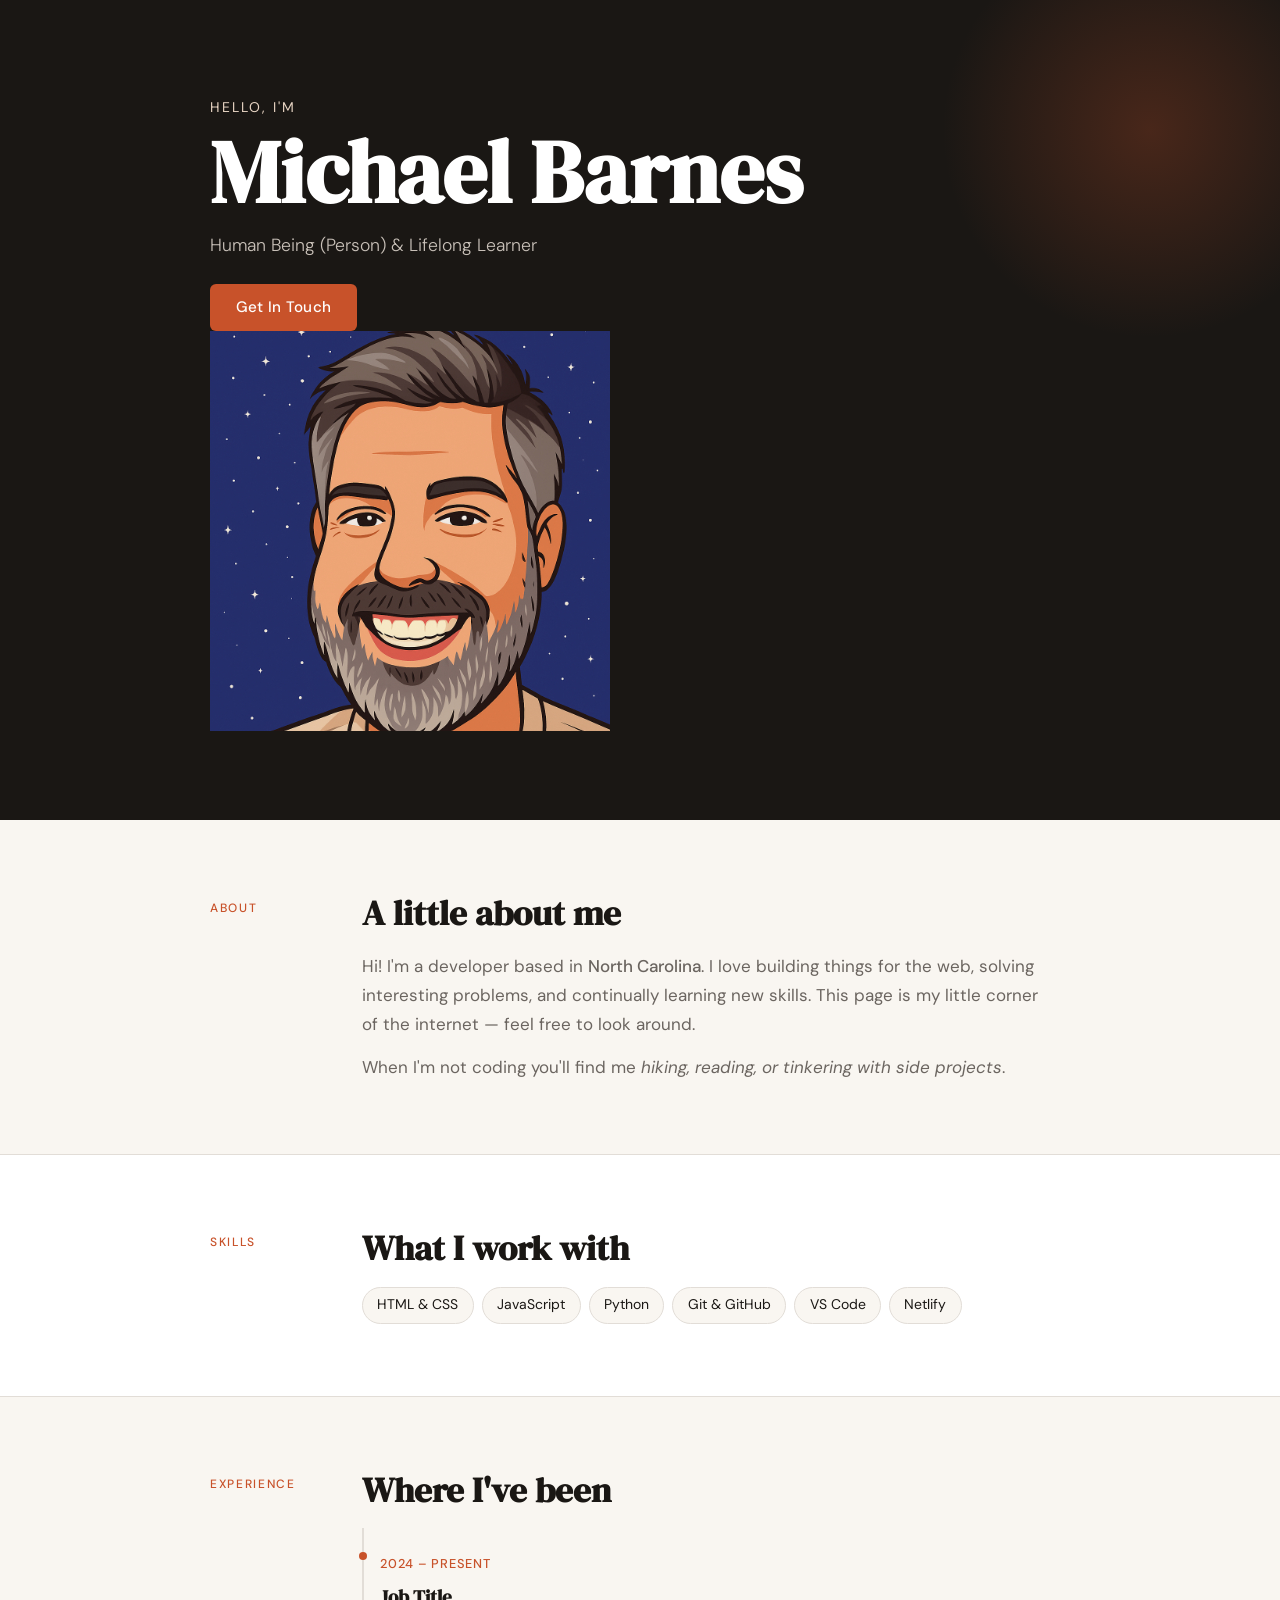
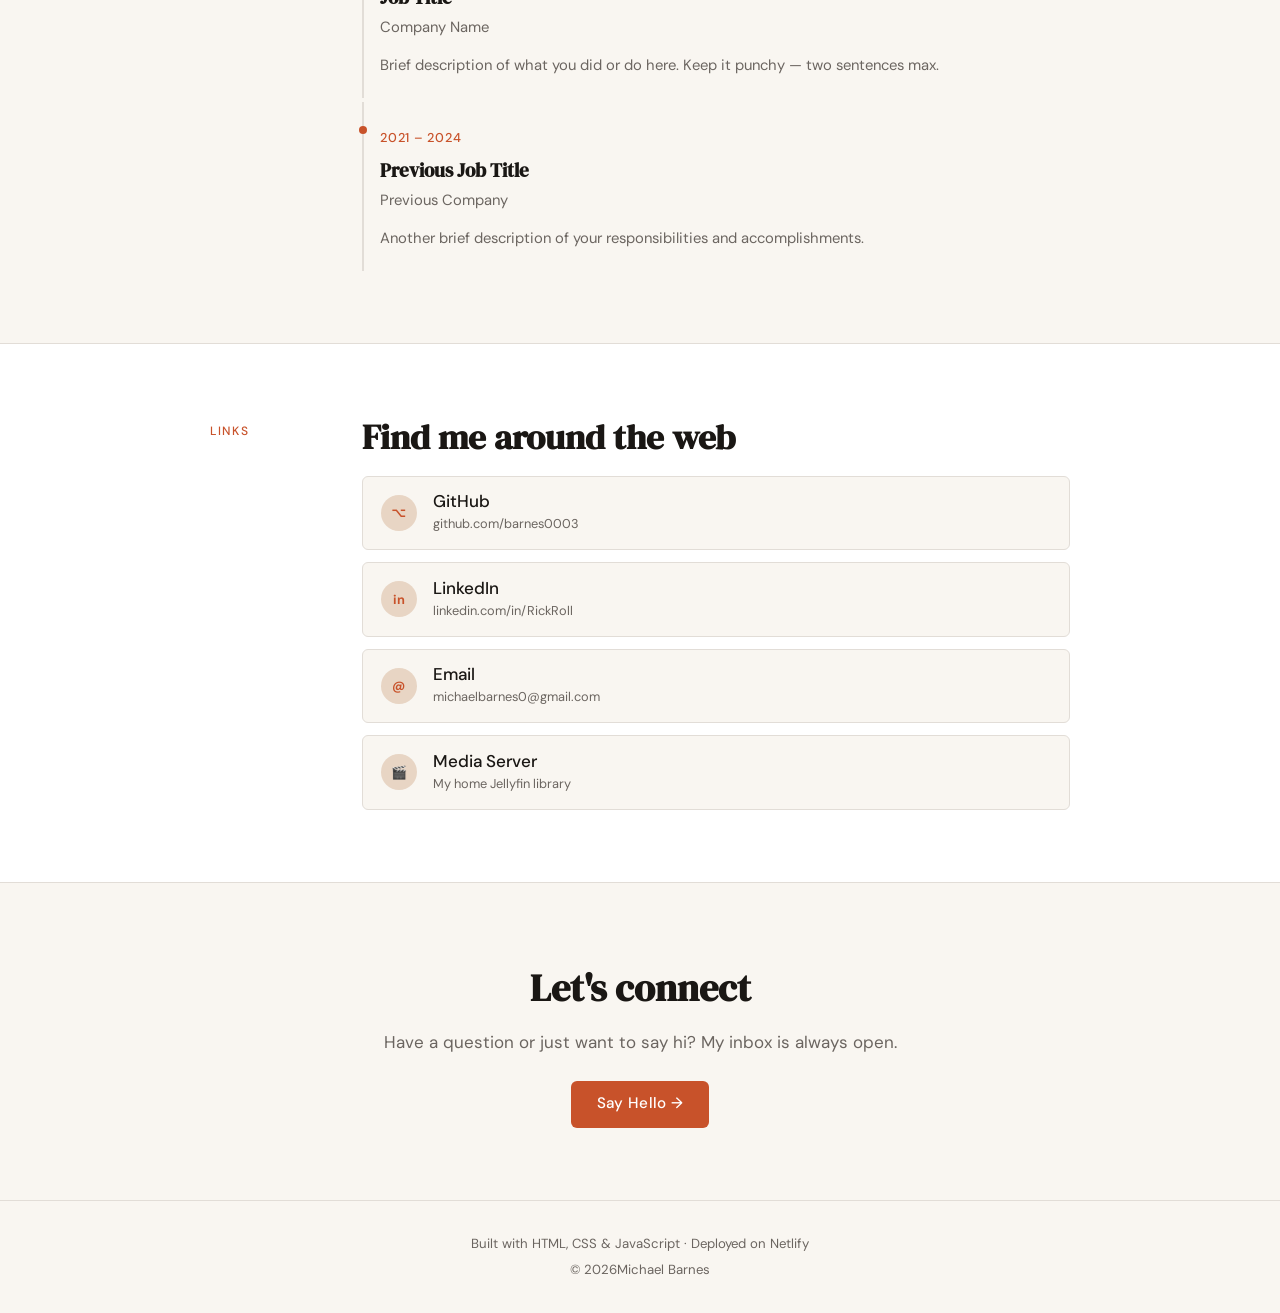
<file: index.html>
<!DOCTYPE html>
<html lang="en">
<head>
  <meta charset="UTF-8" />
  <meta name="viewport" content="width=device-width, initial-scale=1.0"/>
  <title>All About Michael Barnes</title>
  <link rel="stylesheet" href="css/style.css" />
  <link href="https://fonts.googleapis.com/css2?family=DM+Serif+Display:ital@0;1&family=DM+Sans:wght@300;400;500&display=swap" rel="stylesheet"/>
  <link rel="icon" type="image/x-icon" href="favicon.ico">
  <link rel="icon" type="image/png" sizes="32x32" href="favicon-32x32.png">
  <link rel="icon" type="image/png" sizes="16x16" href="favicon-16x16.png">
  <link rel="apple-touch-icon" sizes="180x180" href="apple-touch-icon.png">
  <link rel="manifest" href="site.webmanifest">
</head>
<body>

  <!-- HERO -->
  <header class="hero">
    <div class="hero-inner">
      <div class="hero-content">
        <div class="hero-text">
          <p class="hero-eyebrow">Hello, I'm</p>
          <h1 class="hero-name">Michael Barnes</h1>
          <p class="hero-tagline">Human Being (Person) &amp; Lifelong Learner</p>
          <a href="#contact" class="btn">Get In Touch</a>
        </div>
        <div class="hero-photo-wrap">
          <img src="images/profile.jpg" alt="Michael Barnes" class="hero-photo" />
        </div>
      </div>
    </div>
    <div class="hero-shape"></div>
  </header>

  <main>

    <!-- ABOUT -->
    <section class="section" id="about">
      <div class="container two-col">
        <div class="section-label">About</div>
        <div class="section-body">
          <h2>A little about me</h2>
          <p>
            Hi! I'm a developer based in <strong>North Carolina</strong>. I love building things for the web,
            solving interesting problems, and continually learning new skills. This page is my little corner
            of the internet — feel free to look around.
          </p>
          <p>
            When I'm not coding you'll find me <em>hiking, reading, or tinkering with side projects</em>.
          </p>
        </div>
      </div>
    </section>

    <!-- SKILLS -->
    <section class="section section--alt" id="skills">
      <div class="container two-col">
        <div class="section-label">Skills</div>
        <div class="section-body">
          <h2>What I work with</h2>
          <ul class="tag-list">
            <li>HTML &amp; CSS</li>
            <li>JavaScript</li>
            <li>Python</li>
            <li>Git &amp; GitHub</li>
            <li>VS Code</li>
            <li>Netlify</li>
            <!-- Add more as you learn them -->
          </ul>
        </div>
      </div>
    </section>

    <!-- EXPERIENCE -->
    <section class="section" id="experience">
      <div class="container two-col">
        <div class="section-label">Experience</div>
        <div class="section-body">
          <h2>Where I've been</h2>

          <div class="timeline">
            <div class="timeline-item">
              <span class="timeline-date">2024 – Present</span>
              <h3>Job Title</h3>
              <p class="timeline-company">Company Name</p>
              <p>Brief description of what you did or do here. Keep it punchy — two sentences max.</p>
            </div>
            <div class="timeline-item">
              <span class="timeline-date">2021 – 2024</span>
              <h3>Previous Job Title</h3>
              <p class="timeline-company">Previous Company</p>
              <p>Another brief description of your responsibilities and accomplishments.</p>
            </div>
            <!-- Copy a timeline-item block to add more -->
          </div>
        </div>
      </div>
    </section>

    <!-- LINKS -->
    <section class="section section--alt" id="links">
      <div class="container two-col">
        <div class="section-label">Links</div>
        <div class="section-body">
          <h2>Find me around the web</h2>
          <ul class="link-list">
            <li>
              <a href="https://github.com/barnes0003" target="_blank" rel="noopener">
                <span class="link-icon">⌥</span>
                <span class="link-text">
                  <strong>GitHub</strong>
                  <em>github.com/barnes0003</em>
                </span>
              </a>
            </li>
            <li>
              <a href="https://www.youtube.com/watch?v=dQw4w9WgXcQ" target="_blank" rel="noopener">
                <span class="link-icon">in</span>
                <span class="link-text">
                  <strong>LinkedIn</strong>
                  <em>linkedin.com/in/RickRoll</em>
                </span>
              </a>
            </li>
            <li>
              <a href="mailto:michaelbarnes0@gmail.com">
                <span class="link-icon">@</span>
                <span class="link-text">
                  <strong>Email</strong>
                  <em>michaelbarnes0@gmail.com</em>
                </span>
              </a>
            </li>
            <li>
              <a href="jellyfin.html">
                <span class="link-icon">🎬</span>
                <span class="link-text">
                  <strong>Media Server</strong>
                  <em>My home Jellyfin library</em>
                </span>
              </a>
            </li>
            <!-- Copy a <li> block to add more links -->
          </ul>
        </div>
      </div>
    </section>

    <!-- CONTACT -->
    <section class="section" id="contact">
      <div class="container center">
        <h2>Let's connect</h2>
        <p>Have a question or just want to say hi? My inbox is always open.</p>
        <a href="mailto:michaelbarnes0@gmail.com" class="btn">Say Hello →</a>
      </div>
    </section>

  </main>

  <footer class="footer">
    <p>Built with HTML, CSS &amp; JavaScript · Deployed on Netlify</p>
    <p>© <span id="year"></span>Michael Barnes</p>
  </footer>

  <script src="js/main.js"></script>
</body>
</html>
</file>
<file: css/style.css>
/* =============================================
   CSS VARIABLES — edit these to retheme the site
   ============================================= */
:root {
  --bg:        #F9F6F1;
  --bg-alt:    #FFFFFF;
  --ink:       #1A1714;
  --ink-light: #6B6560;
  --accent:    #C8522A;
  --accent-2:  #E8D5C4;
  --border:    #E2DDD7;
  --radius:    6px;
  --font-display: 'DM Serif Display', Georgia, serif;
  --font-body:    'DM Sans', system-ui, sans-serif;
  --max-w:     860px;
  --transition: 0.25s ease;
}

/* =============================================
   RESET & BASE
   ============================================= */
*, *::before, *::after { box-sizing: border-box; margin: 0; padding: 0; }

html { scroll-behavior: smooth; }

body {
  background: var(--bg);
  color: var(--ink);
  font-family: var(--font-body);
  font-size: 1.0625rem;
  line-height: 1.7;
  -webkit-font-smoothing: antialiased;
}

a { color: var(--accent); text-decoration: none; }
a:hover { text-decoration: underline; }

p + p { margin-top: 0.85em; }

strong { font-weight: 500; }

/* =============================================
   LAYOUT HELPERS
   ============================================= */
.container {
  width: min(var(--max-w), 100% - 2.5rem);
  margin-inline: auto;
}

.two-col {
  display: grid;
  grid-template-columns: 120px 1fr;
  gap: 2rem;
  align-items: start;
}

.center { text-align: center; }

@media (max-width: 600px) {
  .two-col { grid-template-columns: 1fr; gap: 0.5rem; }
}

/* =============================================
   BUTTON
   ============================================= */
.btn {
  display: inline-block;
  margin-top: 1.5rem;
  padding: 0.65rem 1.6rem;
  background: var(--accent);
  color: #fff;
  border-radius: var(--radius);
  font-family: var(--font-body);
  font-weight: 500;
  font-size: 0.95rem;
  letter-spacing: 0.02em;
  transition: background var(--transition), transform var(--transition);
}
.btn:hover {
  background: #a8401e;
  transform: translateY(-2px);
  text-decoration: none;
}

/* =============================================
   HERO
   ============================================= */
.hero {
  position: relative;
  padding: 6rem 1.25rem 5rem;
  overflow: hidden;
  background: var(--ink);
  color: #fff;
}

.hero-inner {
  position: relative;
  z-index: 2;
  width: min(var(--max-w), 100% - 2.5rem);
  margin-inline: auto;
}

.hero-eyebrow {
  font-size: 0.875rem;
  letter-spacing: 0.15em;
  text-transform: uppercase;
  color: var(--accent-2);
  margin-bottom: 0.4rem;
  opacity: 0;
  animation: fadeUp 0.6s 0.1s forwards;
}

.hero-name {
  font-family: var(--font-display);
  font-size: clamp(3rem, 8vw, 5.5rem);
  line-height: 1.05;
  color: #fff;
  opacity: 0;
  animation: fadeUp 0.6s 0.25s forwards;
}

.hero-tagline {
  margin-top: 0.75rem;
  font-size: 1.1rem;
  font-weight: 300;
  color: #c8c0b8;
  opacity: 0;
  animation: fadeUp 0.6s 0.4s forwards;
}

.hero .btn {
  opacity: 0;
  animation: fadeUp 0.6s 0.55s forwards;
}

/* Decorative blob */
.hero-shape {
  position: absolute;
  top: -80px;
  right: -80px;
  width: 420px;
  height: 420px;
  border-radius: 50%;
  background: radial-gradient(circle, #c8522a44 0%, transparent 70%);
  pointer-events: none;
}

/* =============================================
   SECTIONS
   ============================================= */
.section { padding: 4.5rem 1.25rem; }
.section--alt { background: var(--bg-alt); border-top: 1px solid var(--border); border-bottom: 1px solid var(--border); }

.section-label {
  padding-top: 0.35rem;
  font-size: 0.75rem;
  font-weight: 500;
  letter-spacing: 0.14em;
  text-transform: uppercase;
  color: var(--accent);
}

.section-body h2 {
  font-family: var(--font-display);
  font-size: clamp(1.6rem, 3vw, 2.2rem);
  line-height: 1.2;
  margin-bottom: 1.1rem;
}

.section-body p {
  color: var(--ink-light);
  max-width: 58ch;
}

/* =============================================
   SKILLS TAG LIST
   ============================================= */
.tag-list {
  list-style: none;
  display: flex;
  flex-wrap: wrap;
  gap: 0.5rem;
  margin-top: 0.25rem;
}

.tag-list li {
  padding: 0.35rem 0.9rem;
  background: var(--bg);
  border: 1px solid var(--border);
  border-radius: 100px;
  font-size: 0.875rem;
  color: var(--ink);
  transition: border-color var(--transition), background var(--transition);
}

.tag-list li:hover {
  border-color: var(--accent);
  background: #fff3ee;
}

/* =============================================
   TIMELINE
   ============================================= */
.timeline { margin-top: 0.5rem; }

.timeline-item {
  padding: 1.25rem 0 1.25rem 1rem;
  border-left: 2px solid var(--border);
  position: relative;
  transition: border-color var(--transition);
}

.timeline-item + .timeline-item { margin-top: 0.25rem; }

.timeline-item::before {
  content: '';
  position: absolute;
  left: -5px;
  top: 1.5rem;
  width: 8px;
  height: 8px;
  border-radius: 50%;
  background: var(--accent);
}

.timeline-item:hover { border-color: var(--accent); }

.timeline-date {
  font-size: 0.8rem;
  font-weight: 500;
  letter-spacing: 0.06em;
  color: var(--accent);
  text-transform: uppercase;
}

.timeline-item h3 {
  font-family: var(--font-display);
  font-size: 1.2rem;
  margin: 0.2rem 0 0.1rem;
}

.timeline-company {
  font-size: 0.875rem;
  color: var(--ink-light);
  margin-bottom: 0.4rem !important;
}

.timeline-item p {
  font-size: 0.925rem;
}

/* =============================================
   LINK LIST
   ============================================= */
.link-list {
  list-style: none;
  display: flex;
  flex-direction: column;
  gap: 0.75rem;
  margin-top: 0.5rem;
}

.link-list a {
  display: flex;
  align-items: center;
  gap: 1rem;
  padding: 0.9rem 1.1rem;
  border: 1px solid var(--border);
  border-radius: var(--radius);
  background: var(--bg);
  color: var(--ink);
  transition: border-color var(--transition), transform var(--transition), box-shadow var(--transition);
}

.link-list a:hover {
  border-color: var(--accent);
  transform: translateX(4px);
  box-shadow: 0 4px 16px #0000000d;
  text-decoration: none;
}

.link-icon {
  display: grid;
  place-items: center;
  width: 2.25rem;
  height: 2.25rem;
  border-radius: 50%;
  background: var(--accent-2);
  color: var(--accent);
  font-weight: 700;
  font-size: 0.8rem;
  flex-shrink: 0;
}

.link-text { display: flex; flex-direction: column; gap: 0.1rem; }
.link-text strong { font-weight: 500; line-height: 1.2; }
.link-text em { font-style: normal; font-size: 0.8rem; color: var(--ink-light); }

/* =============================================
   CONTACT SECTION
   ============================================= */
#contact h2 {
  font-family: var(--font-display);
  font-size: clamp(1.8rem, 3vw, 2.5rem);
  margin-bottom: 0.5rem;
}
#contact p { color: var(--ink-light); }

/* =============================================
   FOOTER
   ============================================= */
.footer {
  padding: 2rem 1.25rem;
  text-align: center;
  font-size: 0.825rem;
  color: var(--ink-light);
  border-top: 1px solid var(--border);
}
.footer p + p { margin-top: 0.25rem; }

/* =============================================
   ANIMATIONS
   ============================================= */
@keyframes fadeUp {
  from { opacity: 0; transform: translateY(18px); }
  to   { opacity: 1; transform: translateY(0); }
}

.reveal {
  opacity: 0;
  transform: translateY(24px);
  transition: opacity 0.55s ease, transform 0.55s ease;
}
.reveal.visible {
  opacity: 1;
  transform: none;
}
</file>
